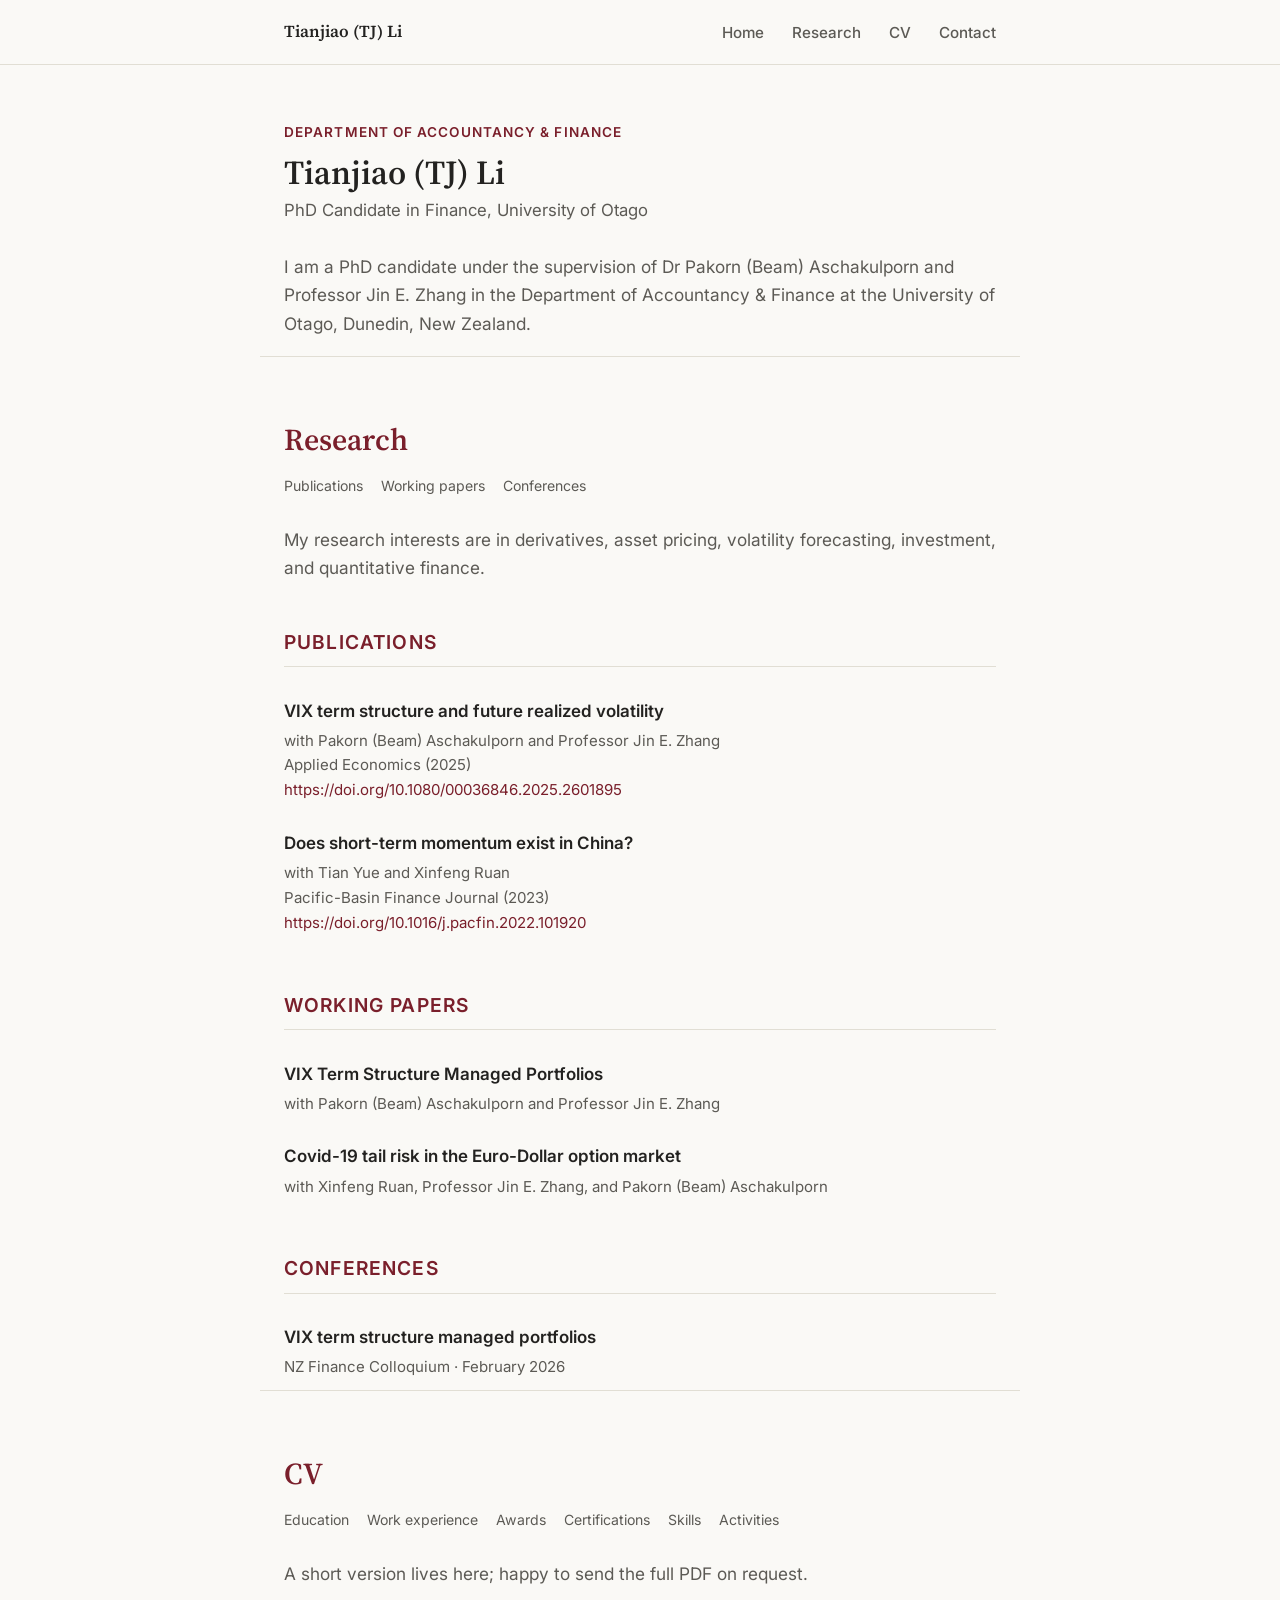
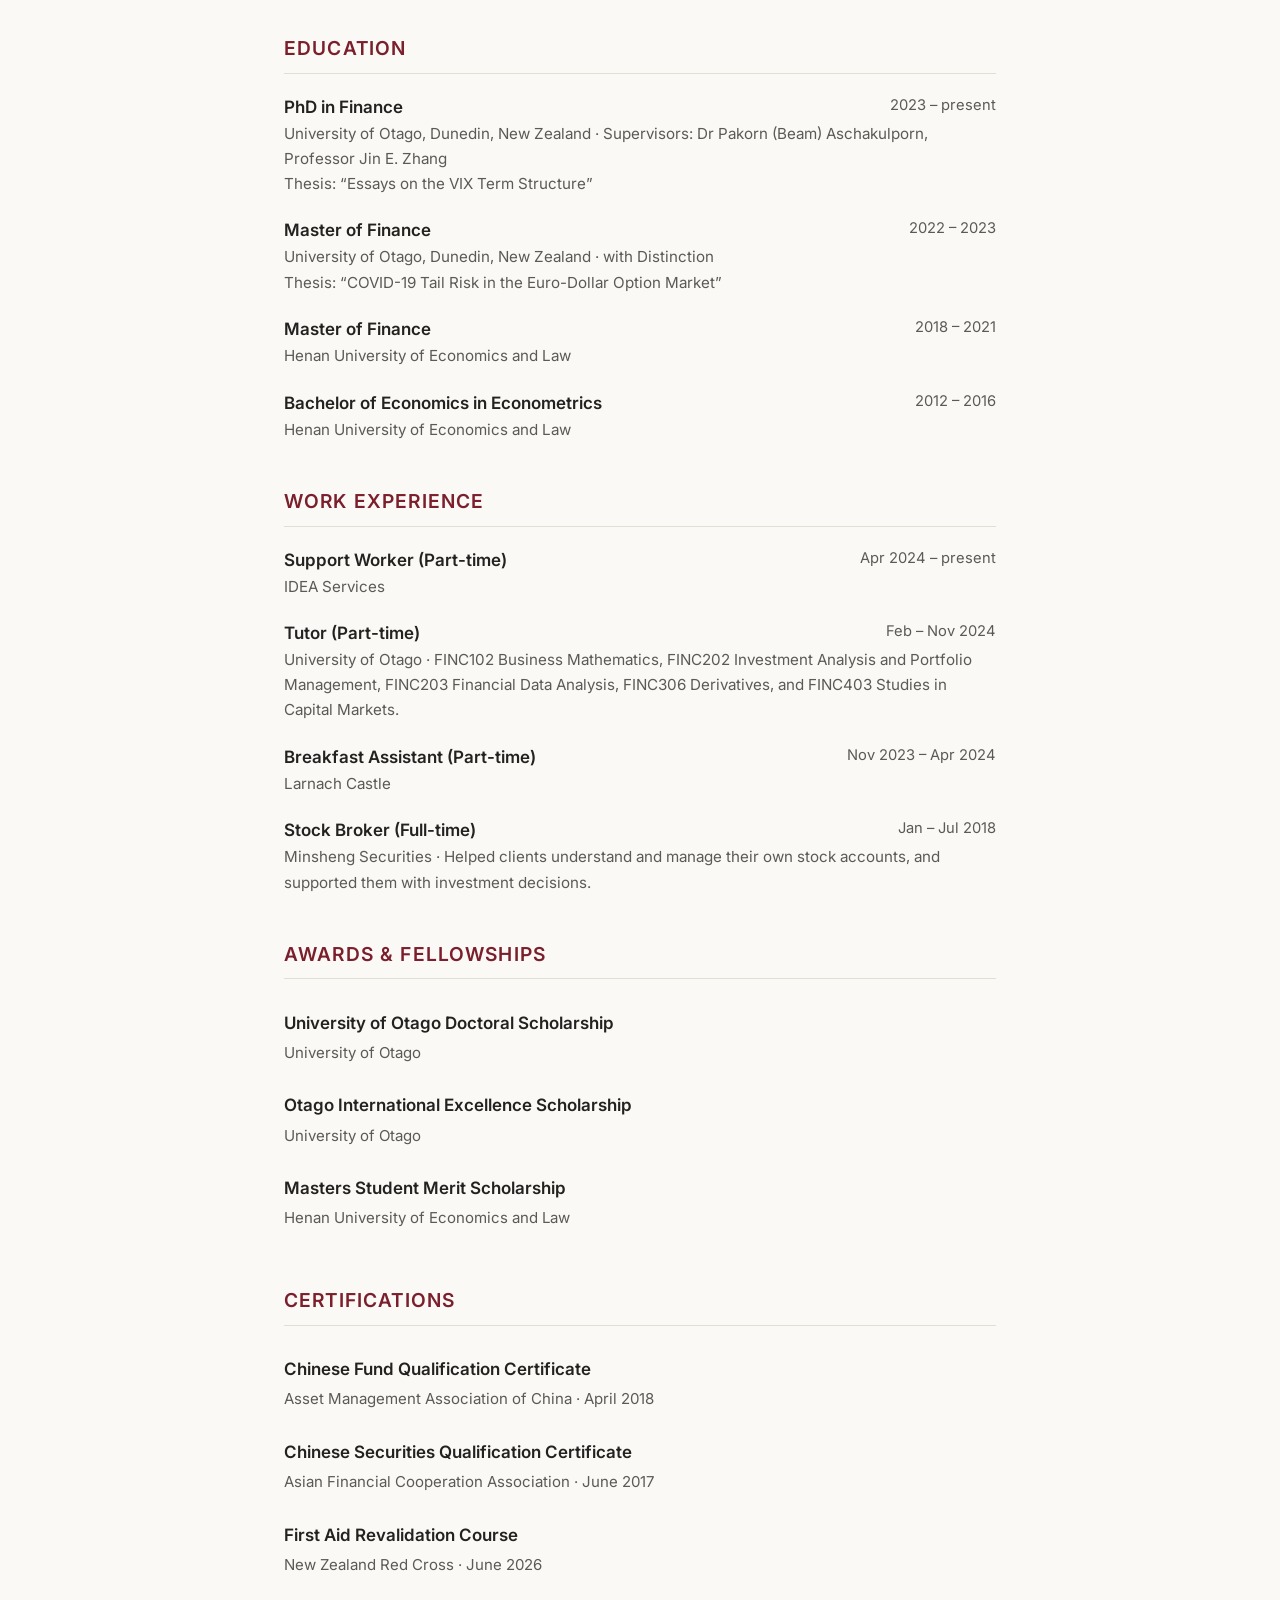
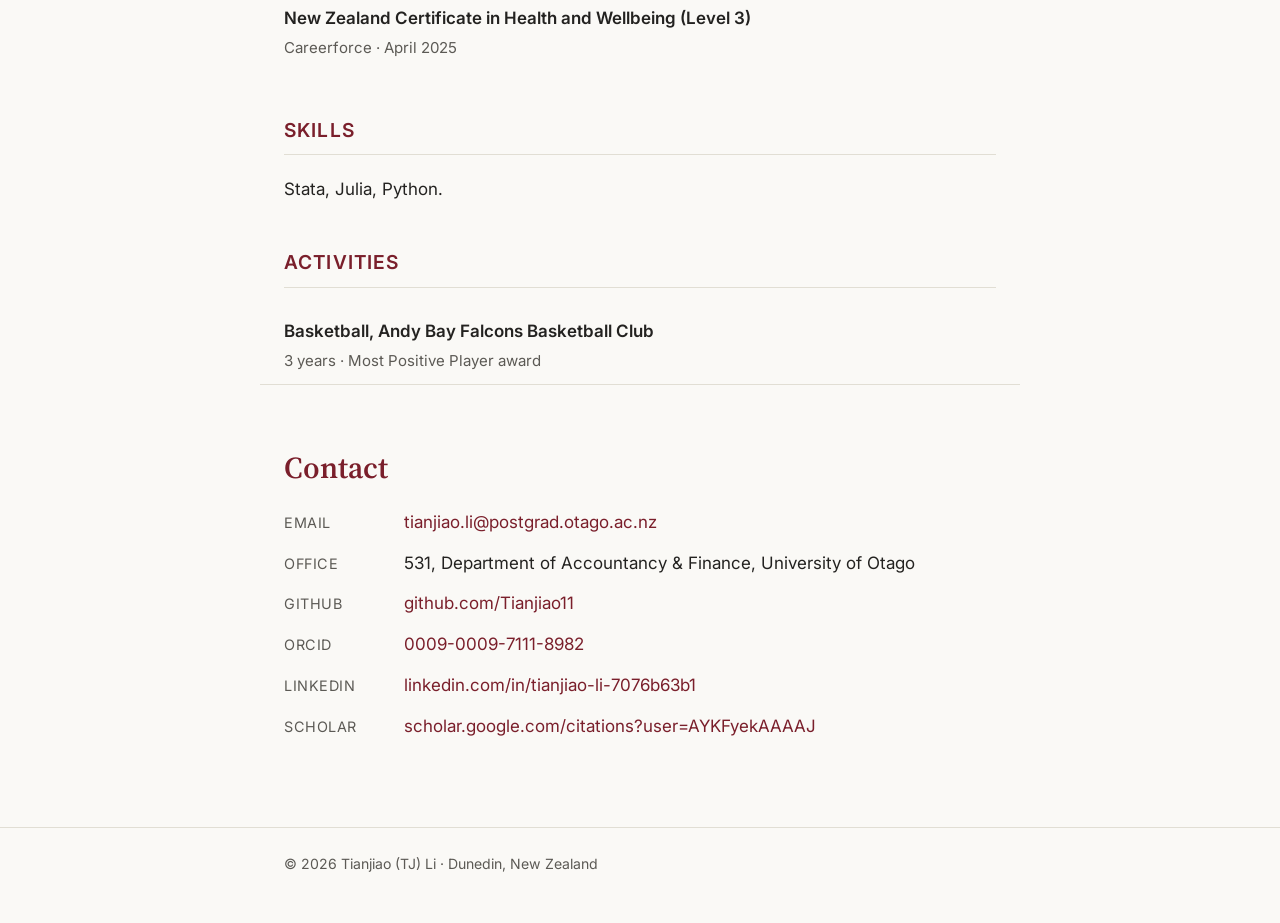
<file: index.html>
<!DOCTYPE html>
<html lang="en">
<head>
<meta charset="UTF-8">
<meta name="viewport" content="width=device-width, initial-scale=1.0">
<title>Tianjiao (TJ) Li</title>
<meta name="description" content="Tianjiao (TJ) Li — PhD candidate in Finance, University of Otago. Research in derivatives and quantitative finance.">
<link rel="icon" href="images/favicon.svg" type="image/svg+xml">
<link rel="alternate icon" href="images/favicon.ico">
<link rel="apple-touch-icon" href="images/apple-touch-icon.png">
<link rel="stylesheet" href="css/style.css">
</head>
<body>

<header class="site-header">
  <div class="nav-inner">
    <a class="site-name" href="#top">Tianjiao (TJ) Li</a>
    <button class="nav-toggle" aria-label="Toggle navigation" aria-expanded="false">☰</button>
    <nav class="primary-nav">
      <ul>
        <li><a href="#top">Home</a></li>
        <li><a href="#research">Research</a></li>
        <li><a href="#cv">CV</a></li>
        <li><a href="#contact">Contact</a></li>
      </ul>
    </nav>
  </div>
</header>

<main>

  <!-- ===================== Home ===================== -->
  <section id="top" class="container">

    <div class="hero hero-no-photo">
      <div class="hero-text">
        <div class="eyebrow">Department of Accountancy &amp; Finance</div>
        <h1>Tianjiao (TJ) Li</h1>
        <div class="role">PhD Candidate in Finance, University of Otago</div>
      </div>
    </div>

    <p class="lede">
      I am a PhD candidate under the supervision of Dr&nbsp;Pakorn (Beam) Aschakulporn and
      Professor Jin&nbsp;E. Zhang in the Department of Accountancy &amp; Finance at the
      University of Otago, Dunedin, New Zealand.
    </p>

  </section>

  <!-- ===================== Research ===================== -->
  <section id="research" class="container">
    <h2 class="section-title">Research</h2>
    <p class="section-jump">
      <a href="#publications">Publications</a>
      <a href="#working-papers">Working papers</a>
      <a href="#presentations">Conferences</a>
    </p>
    <p class="lede">My research interests are in derivatives, asset pricing, volatility forecasting, investment, and quantitative finance.</p>

    <h3 id="publications">Publications</h3>
    <ul class="pub-list">
      <li class="pub">
        <div class="pub-title">VIX term structure and future realized volatility</div>
        <div class="pub-meta">
          with Pakorn (Beam) Aschakulporn and Professor Jin&nbsp;E. Zhang<br>
          Applied Economics (2025)<br>
          <a href="https://doi.org/10.1080/00036846.2025.2601895" target="_blank" rel="noopener">https://doi.org/10.1080/00036846.2025.2601895</a>
        </div>
      </li>
      <li class="pub">
        <div class="pub-title">Does short-term momentum exist in China?</div>
        <div class="pub-meta">
          with Tian Yue and Xinfeng Ruan<br>
          Pacific-Basin Finance Journal (2023)<br>
          <a href="https://doi.org/10.1016/j.pacfin.2022.101920" target="_blank" rel="noopener">https://doi.org/10.1016/j.pacfin.2022.101920</a>
        </div>
      </li>
    </ul>

    <h3 id="working-papers">Working papers</h3>
    <ul class="pub-list">
      <li class="pub">
        <div class="pub-title">VIX Term Structure Managed Portfolios</div>
        <div class="pub-meta">with Pakorn (Beam) Aschakulporn and Professor Jin&nbsp;E. Zhang</div>
      </li>
      <li class="pub">
        <div class="pub-title">Covid-19 tail risk in the Euro-Dollar option market</div>
        <div class="pub-meta">with Xinfeng Ruan, Professor Jin&nbsp;E. Zhang, and Pakorn (Beam) Aschakulporn</div>
      </li>
    </ul>

    <h3 id="presentations">Conferences</h3>
    <ul class="pub-list">
      <li class="pub">
        <div class="pub-title">VIX term structure managed portfolios</div>
        <div class="pub-meta">NZ Finance Colloquium &middot; February 2026</div>
      </li>
    </ul>
  </section>

  <!-- ===================== CV ===================== -->
  <section id="cv" class="container">
    <h2 class="section-title">CV</h2>
    <p class="section-jump">
      <a href="#education">Education</a>
      <a href="#positions">Work experience</a>
      <a href="#awards">Awards</a>
      <a href="#certifications">Certifications</a>
      <a href="#skills">Skills</a>
      <a href="#activities">Activities</a>
    </p>
    <p class="lede">
      A short version lives here; happy to send the full PDF on request.
    </p>

    <h3 id="education">Education</h3>
    <div class="cv-entry">
      <span class="when">2023 – present</span>
      <div class="what">PhD in Finance</div>
      <div class="where">University of Otago, Dunedin, New Zealand &middot; Supervisors: Dr Pakorn (Beam) Aschakulporn, Professor Jin&nbsp;E. Zhang</div>
      <div class="where">Thesis: &ldquo;Essays on the VIX Term Structure&rdquo;</div>
    </div>
    <div class="cv-entry">
      <span class="when">2022 – 2023</span>
      <div class="what">Master of Finance</div>
      <div class="where">University of Otago, Dunedin, New Zealand &middot; with Distinction</div>
      <div class="where">Thesis: &ldquo;COVID-19 Tail Risk in the Euro-Dollar Option Market&rdquo;</div>
    </div>
    <div class="cv-entry">
      <span class="when">2018 – 2021</span>
      <div class="what">Master of Finance</div>
      <div class="where">Henan University of Economics and Law</div>
    </div>
    <div class="cv-entry">
      <span class="when">2012 – 2016</span>
      <div class="what">Bachelor of Economics in Econometrics</div>
      <div class="where">Henan University of Economics and Law</div>
    </div>

    <h3 id="positions">Work experience</h3>
    <div class="cv-entry">
      <span class="when">Apr 2024 – present</span>
      <div class="what">Support Worker (Part-time)</div>
      <div class="where">IDEA Services</div>
    </div>
    <div class="cv-entry">
      <span class="when">Feb – Nov 2024</span>
      <div class="what">Tutor (Part-time)</div>
      <div class="where">University of Otago &middot; FINC102 Business Mathematics, FINC202 Investment Analysis and Portfolio Management, FINC203 Financial Data Analysis, FINC306 Derivatives, and FINC403 Studies in Capital Markets.</div>
    </div>
    <div class="cv-entry">
      <span class="when">Nov 2023 – Apr 2024</span>
      <div class="what">Breakfast Assistant (Part-time)</div>
      <div class="where">Larnach Castle</div>
    </div>
    <div class="cv-entry">
      <span class="when">Jan – Jul 2018</span>
      <div class="what">Stock Broker (Full-time)</div>
      <div class="where">Minsheng Securities &middot; Helped clients understand and manage their own stock accounts, and supported them with investment decisions.</div>
    </div>

    <h3 id="awards">Awards &amp; fellowships</h3>
    <ul class="pub-list">
      <li class="pub">
        <div class="pub-title">University of Otago Doctoral Scholarship</div>
        <div class="pub-meta">University of Otago</div>
      </li>
      <li class="pub">
        <div class="pub-title">Otago International Excellence Scholarship</div>
        <div class="pub-meta">University of Otago</div>
      </li>
      <li class="pub">
        <div class="pub-title">Masters Student Merit Scholarship</div>
        <div class="pub-meta">Henan University of Economics and Law</div>
      </li>
    </ul>

    <h3 id="certifications">Certifications</h3>
    <ul class="pub-list">
      <li class="pub">
        <div class="pub-title">Chinese Fund Qualification Certificate</div>
        <div class="pub-meta">Asset Management Association of China &middot; April 2018</div>
      </li>
      <li class="pub">
        <div class="pub-title">Chinese Securities Qualification Certificate</div>
        <div class="pub-meta">Asian Financial Cooperation Association &middot; June 2017</div>
      </li>
      <li class="pub">
        <div class="pub-title">First Aid Revalidation Course</div>
        <div class="pub-meta">New Zealand Red Cross &middot; June 2026</div>
      </li>
      <li class="pub">
        <div class="pub-title">New Zealand Certificate in Health and Wellbeing (Level 3)</div>
        <div class="pub-meta">Careerforce &middot; April 2025</div>
      </li>
    </ul>

    <h3 id="skills">Skills</h3>
    <p>Stata, Julia, Python.</p>

    <h3 id="activities">Activities</h3>
    <ul class="pub-list">
      <li class="pub">
        <div class="pub-title">Basketball, Andy Bay Falcons Basketball Club</div>
        <div class="pub-meta">3 years &middot; Most Positive Player award</div>
      </li>
    </ul>
  </section>

  <!-- ===================== Contact ===================== -->
  <section id="contact" class="container">
    <h2 class="section-title">Contact</h2>

    <div class="contact-row">
      <span class="contact-label">Email</span>
      <a href="mailto:tianjiao.li@postgrad.otago.ac.nz">tianjiao.li@postgrad.otago.ac.nz</a>
    </div>
    <div class="contact-row">
      <span class="contact-label">Office</span>
      <span>531, Department of Accountancy &amp; Finance, University of Otago</span>
    </div>
    <div class="contact-row">
      <span class="contact-label">GitHub</span>
      <a href="https://github.com/Tianjiao11" target="_blank" rel="noopener">github.com/Tianjiao11</a>
    </div>
    <div class="contact-row">
      <span class="contact-label">ORCID</span>
      <a href="https://orcid.org/0009-0009-7111-8982" target="_blank" rel="noopener">0009-0009-7111-8982</a>
    </div>
    <div class="contact-row">
      <span class="contact-label">LinkedIn</span>
      <a href="https://www.linkedin.com/in/tianjiao-li-7076b63b1" target="_blank" rel="noopener">linkedin.com/in/tianjiao-li-7076b63b1</a>
    </div>
    <div class="contact-row">
      <span class="contact-label">Scholar</span>
      <a href="https://scholar.google.com/citations?user=AYKFyekAAAAJ&hl=en" target="_blank" rel="noopener">scholar.google.com/citations?user=AYKFyekAAAAJ</a>
    </div>
  </section>

</main>

<footer class="site-footer">
  <div class="container">
    &copy; <span id="year"></span> Tianjiao (TJ) Li &middot; Dunedin, New Zealand
  </div>
</footer>

<script src="js/nav.js"></script>
<script>document.getElementById('year').textContent = new Date().getFullYear();</script>
</body>
</html>
</file>
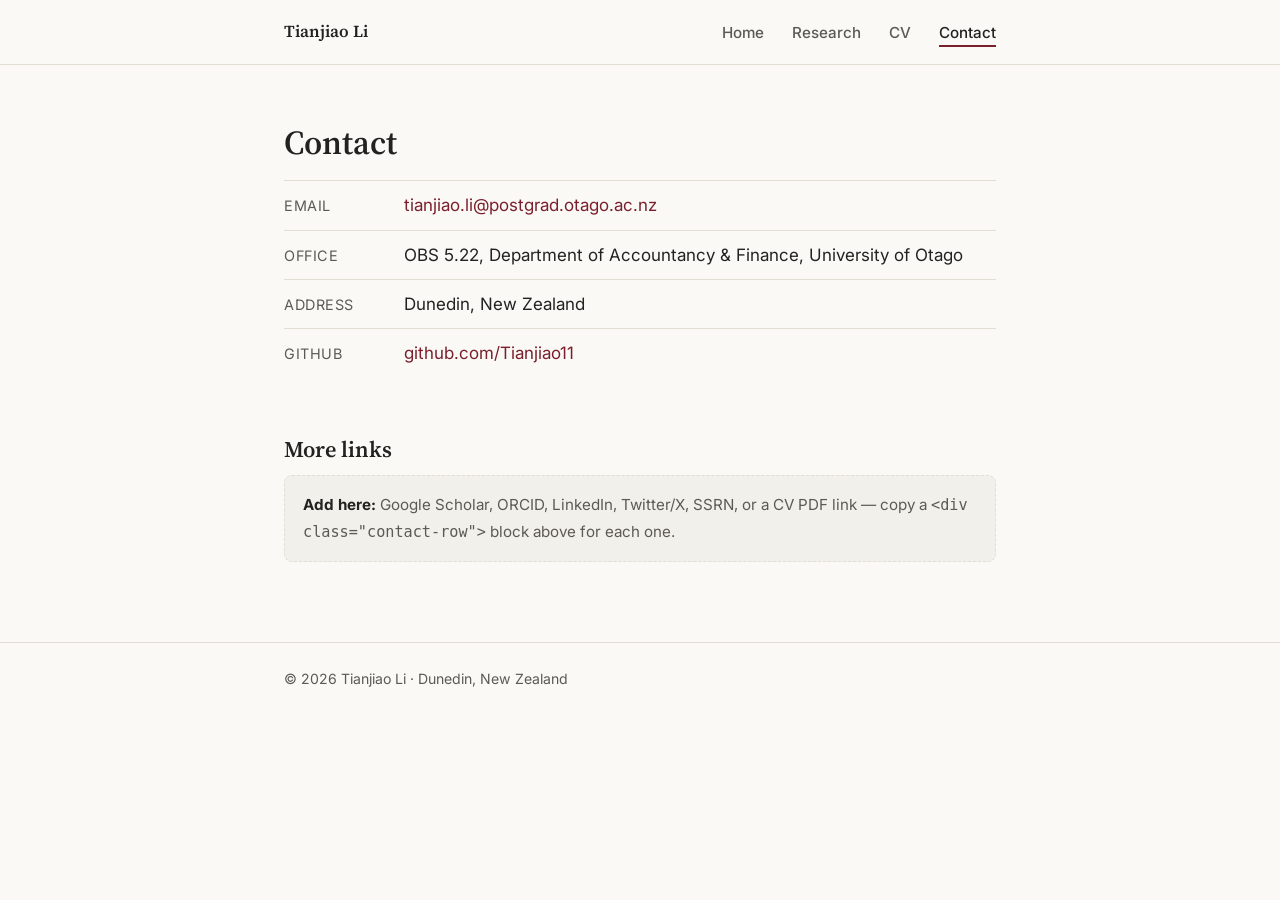
<file: site/contact.html>
<!DOCTYPE html>
<html lang="en">
<head>
<meta charset="UTF-8">
<meta name="viewport" content="width=device-width, initial-scale=1.0">
<title>Contact — Tianjiao Li</title>
<meta name="description" content="Contact details for Tianjiao Li — PhD student in Finance, University of Otago.">
<link rel="icon" href="images/favicon.svg" type="image/svg+xml">
<link rel="alternate icon" href="images/favicon.ico">
<link rel="apple-touch-icon" href="images/apple-touch-icon.png">
<link rel="stylesheet" href="css/style.css">
</head>
<body>

<header class="site-header">
  <div class="nav-inner">
    <a class="site-name" href="index.html">Tianjiao Li</a>
    <button class="nav-toggle" aria-label="Toggle navigation" aria-expanded="false">☰</button>
    <nav class="primary-nav">
      <ul>
        <li><a href="index.html">Home</a></li>
        <li><a href="research.html">Research</a></li>
        <li><a href="cv.html">CV</a></li>
        <li><a href="contact.html" aria-current="page">Contact</a></li>
      </ul>
    </nav>
  </div>
</header>

<main>
  <div class="container">

    <h1>Contact</h1>

    <div class="contact-row">
      <span class="contact-label">Email</span>
      <a href="mailto:tianjiao.li@postgrad.otago.ac.nz">tianjiao.li@postgrad.otago.ac.nz</a>
    </div>
    <div class="contact-row">
      <span class="contact-label">Office</span>
      <span>OBS 5.22, Department of Accountancy &amp; Finance, University of Otago</span>
    </div>
    <div class="contact-row">
      <span class="contact-label">Address</span>
      <span>Dunedin, New Zealand</span>
    </div>
    <div class="contact-row">
      <span class="contact-label">GitHub</span>
      <a href="https://github.com/Tianjiao11" target="_blank" rel="noopener">github.com/Tianjiao11</a>
    </div>

    <h2>More links</h2>
    <div class="placeholder">
      <strong>Add here:</strong> Google Scholar, ORCID, LinkedIn, Twitter/X, SSRN, or a CV PDF
      link — copy a <code>&lt;div class="contact-row"&gt;</code> block above for each one.
    </div>

  </div>
</main>

<footer class="site-footer">
  <div class="container">
    &copy; <span id="year"></span> Tianjiao Li &middot; Dunedin, New Zealand
  </div>
</footer>

<script src="js/nav.js"></script>
<script>document.getElementById('year').textContent = new Date().getFullYear();</script>
</body>
</html>
</file>
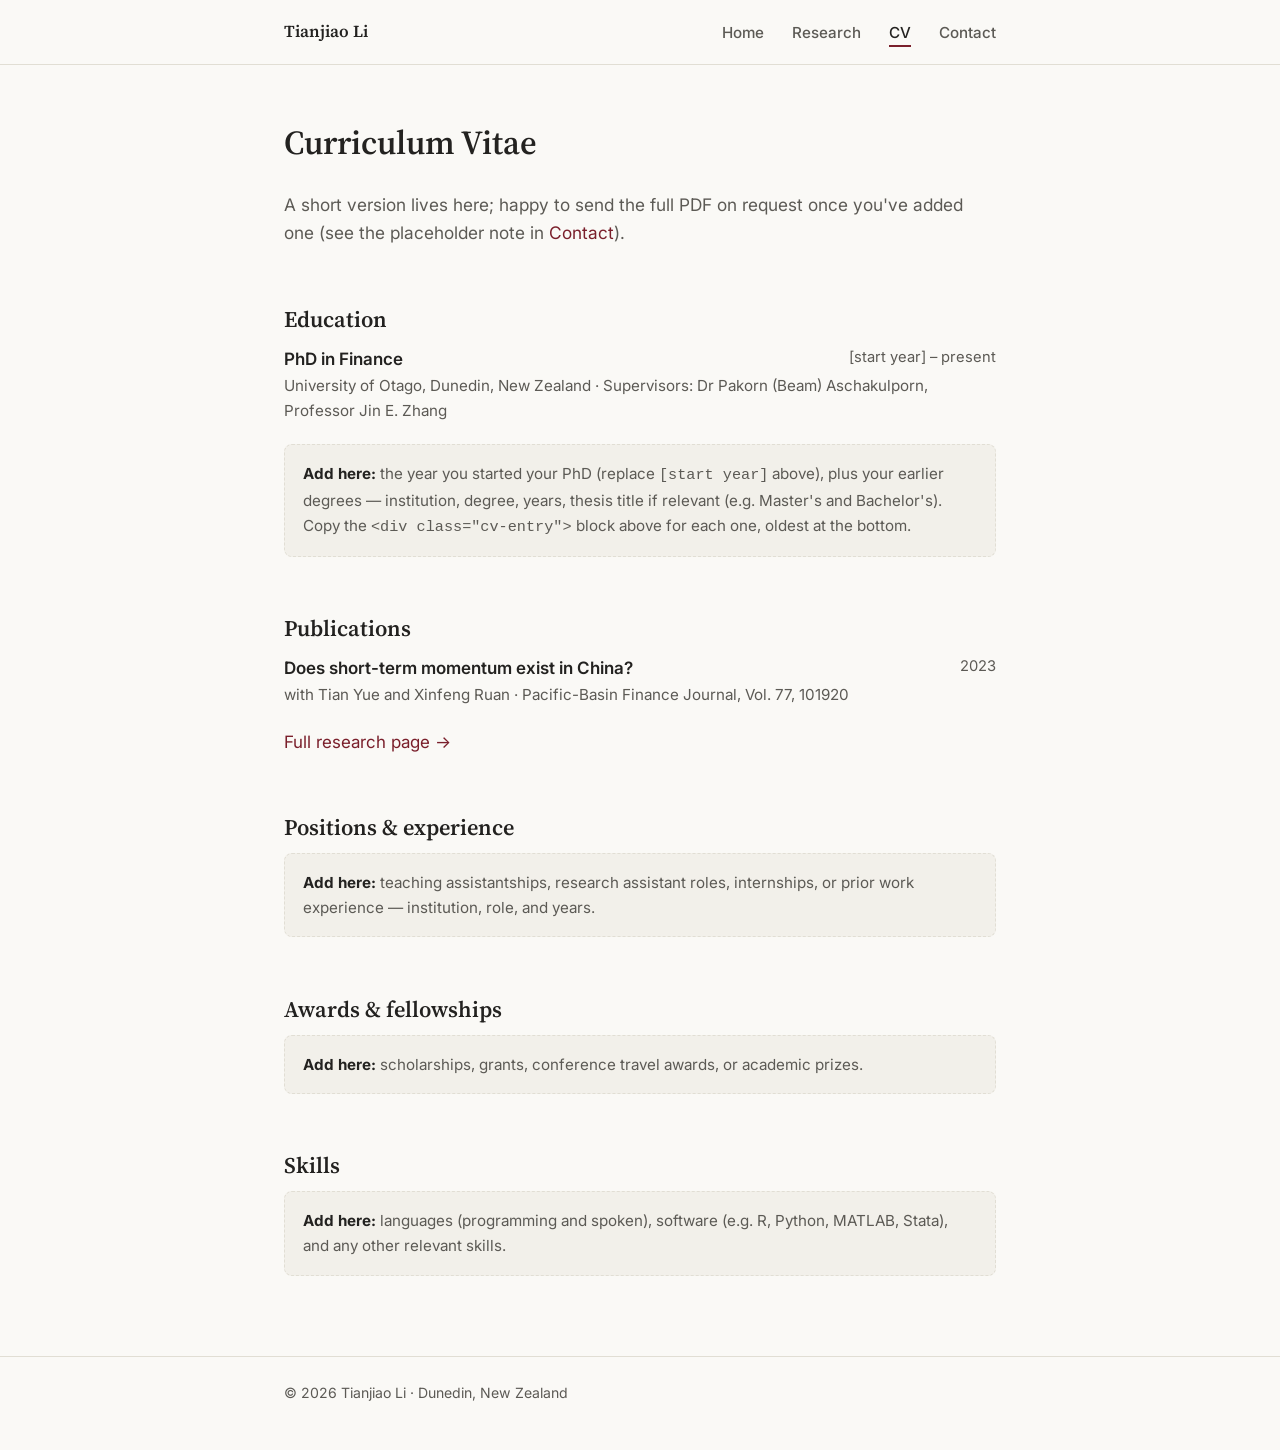
<file: site/cv.html>
<!DOCTYPE html>
<html lang="en">
<head>
<meta charset="UTF-8">
<meta name="viewport" content="width=device-width, initial-scale=1.0">
<title>CV — Tianjiao Li</title>
<meta name="description" content="Curriculum vitae of Tianjiao Li — PhD student in Finance, University of Otago.">
<link rel="icon" href="images/favicon.svg" type="image/svg+xml">
<link rel="alternate icon" href="images/favicon.ico">
<link rel="apple-touch-icon" href="images/apple-touch-icon.png">
<link rel="stylesheet" href="css/style.css">
</head>
<body>

<header class="site-header">
  <div class="nav-inner">
    <a class="site-name" href="index.html">Tianjiao Li</a>
    <button class="nav-toggle" aria-label="Toggle navigation" aria-expanded="false">☰</button>
    <nav class="primary-nav">
      <ul>
        <li><a href="index.html">Home</a></li>
        <li><a href="research.html">Research</a></li>
        <li><a href="cv.html" aria-current="page">CV</a></li>
        <li><a href="contact.html">Contact</a></li>
      </ul>
    </nav>
  </div>
</header>

<main>
  <div class="container">

    <h1>Curriculum Vitae</h1>
    <p class="lede">
      A short version lives here; happy to send the full PDF on request once you've added one
      (see the placeholder note in <a href="contact.html">Contact</a>).
    </p>

    <h2>Education</h2>
    <div class="cv-entry">
      <span class="when">[start year] – present</span>
      <div class="what">PhD in Finance</div>
      <div class="where">University of Otago, Dunedin, New Zealand &middot; Supervisors: Dr Pakorn (Beam) Aschakulporn, Professor Jin&nbsp;E. Zhang</div>
    </div>
    <div class="placeholder">
      <strong>Add here:</strong> the year you started your PhD (replace <code>[start year]</code>
      above), plus your earlier degrees — institution, degree, years, thesis title if relevant
      (e.g. Master's and Bachelor's). Copy the <code>&lt;div class="cv-entry"&gt;</code> block
      above for each one, oldest at the bottom.
    </div>

    <h2>Publications</h2>
    <div class="cv-entry">
      <span class="when">2023</span>
      <div class="what">Does short-term momentum exist in China?</div>
      <div class="where">with Tian Yue and Xinfeng Ruan &middot; Pacific-Basin Finance Journal, Vol. 77, 101920</div>
    </div>
    <p><a href="research.html">Full research page &rarr;</a></p>

    <h2>Positions &amp; experience</h2>
    <div class="placeholder">
      <strong>Add here:</strong> teaching assistantships, research assistant roles, internships,
      or prior work experience — institution, role, and years.
    </div>

    <h2>Awards &amp; fellowships</h2>
    <div class="placeholder">
      <strong>Add here:</strong> scholarships, grants, conference travel awards, or academic prizes.
    </div>

    <h2>Skills</h2>
    <div class="placeholder">
      <strong>Add here:</strong> languages (programming and spoken), software (e.g. R, Python,
      MATLAB, Stata), and any other relevant skills.
    </div>

  </div>
</main>

<footer class="site-footer">
  <div class="container">
    &copy; <span id="year"></span> Tianjiao Li &middot; Dunedin, New Zealand
  </div>
</footer>

<script src="js/nav.js"></script>
<script>document.getElementById('year').textContent = new Date().getFullYear();</script>
</body>
</html>
</file>
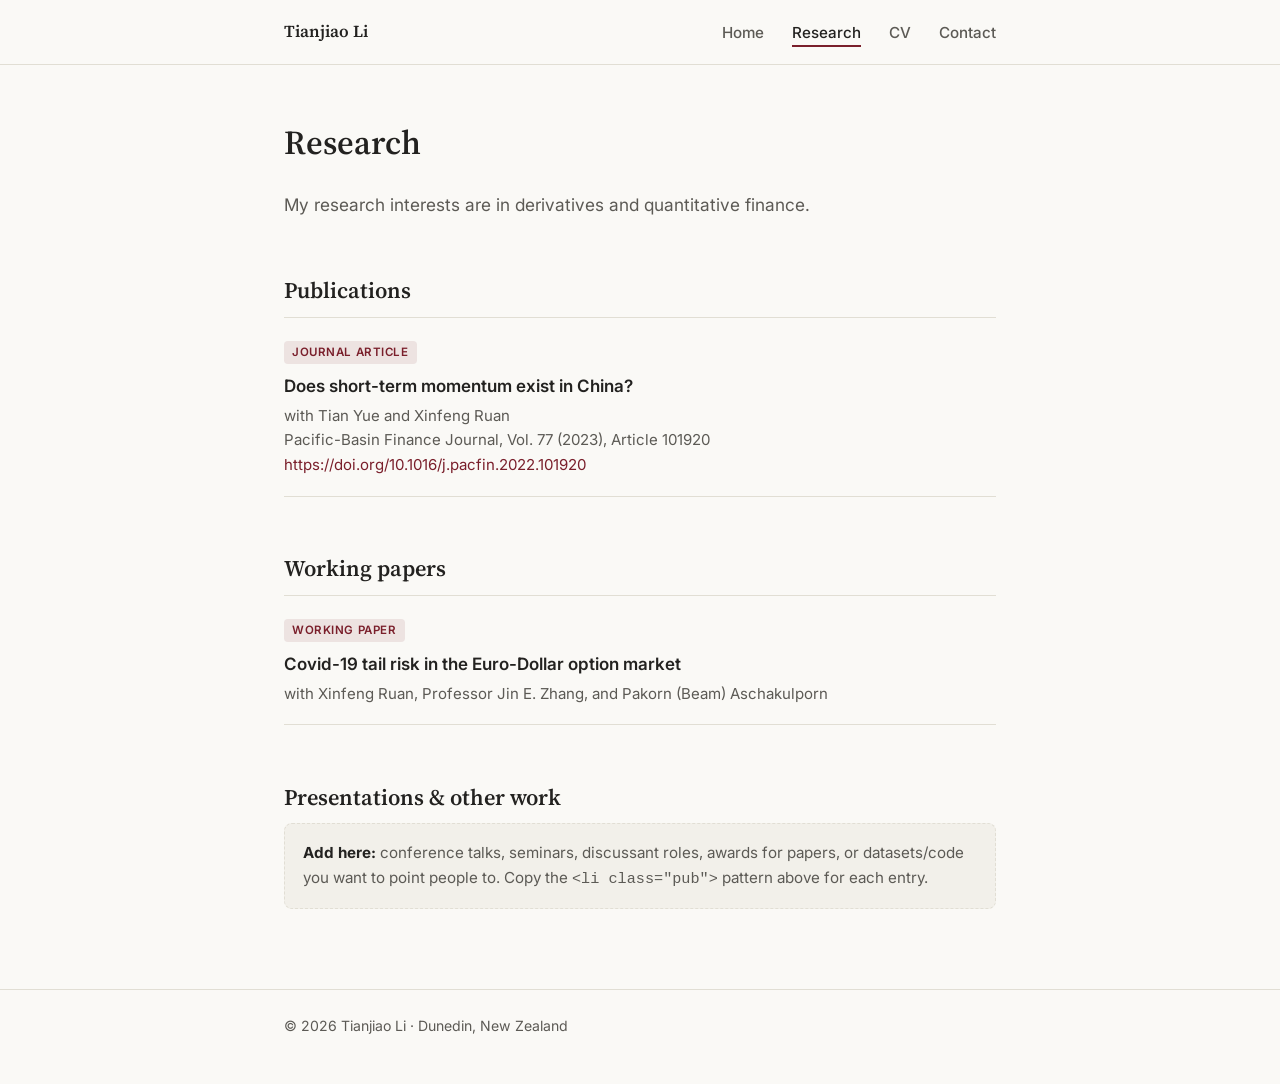
<file: site/research.html>
<!DOCTYPE html>
<html lang="en">
<head>
<meta charset="UTF-8">
<meta name="viewport" content="width=device-width, initial-scale=1.0">
<title>Research — Tianjiao Li</title>
<meta name="description" content="Research by Tianjiao Li: publications and working papers in derivatives and quantitative finance.">
<link rel="icon" href="images/favicon.svg" type="image/svg+xml">
<link rel="alternate icon" href="images/favicon.ico">
<link rel="apple-touch-icon" href="images/apple-touch-icon.png">
<link rel="stylesheet" href="css/style.css">
</head>
<body>

<header class="site-header">
  <div class="nav-inner">
    <a class="site-name" href="index.html">Tianjiao Li</a>
    <button class="nav-toggle" aria-label="Toggle navigation" aria-expanded="false">☰</button>
    <nav class="primary-nav">
      <ul>
        <li><a href="index.html">Home</a></li>
        <li><a href="research.html" aria-current="page">Research</a></li>
        <li><a href="cv.html">CV</a></li>
        <li><a href="contact.html">Contact</a></li>
      </ul>
    </nav>
  </div>
</header>

<main>
  <div class="container">

    <h1>Research</h1>
    <p class="lede">My research interests are in derivatives and quantitative finance.</p>

    <h2>Publications</h2>
    <ul class="pub-list">
      <li class="pub">
        <span class="pub-tag">Journal article</span>
        <div class="pub-title">Does short-term momentum exist in China?</div>
        <div class="pub-meta">
          with Tian Yue and Xinfeng Ruan<br>
          Pacific-Basin Finance Journal, Vol. 77 (2023), Article 101920<br>
          <a href="https://doi.org/10.1016/j.pacfin.2022.101920" target="_blank" rel="noopener">https://doi.org/10.1016/j.pacfin.2022.101920</a>
        </div>
      </li>
    </ul>

    <h2>Working papers</h2>
    <ul class="pub-list">
      <li class="pub">
        <span class="pub-tag">Working paper</span>
        <div class="pub-title">Covid-19 tail risk in the Euro-Dollar option market</div>
        <div class="pub-meta">with Xinfeng Ruan, Professor Jin&nbsp;E. Zhang, and Pakorn (Beam) Aschakulporn</div>
      </li>
    </ul>

    <h2>Presentations &amp; other work</h2>
    <div class="placeholder">
      <strong>Add here:</strong> conference talks, seminars, discussant roles, awards for papers,
      or datasets/code you want to point people to. Copy the <code>&lt;li class="pub"&gt;</code>
      pattern above for each entry.
    </div>

  </div>
</main>

<footer class="site-footer">
  <div class="container">
    &copy; <span id="year"></span> Tianjiao Li &middot; Dunedin, New Zealand
  </div>
</footer>

<script src="js/nav.js"></script>
<script>document.getElementById('year').textContent = new Date().getFullYear();</script>
</body>
</html>
</file>
<file: css/style.css>
/* ===========================================================
   Tianjiao Li — personal site
   Minimal academic theme
   =========================================================== */

@import url('https://fonts.googleapis.com/css2?family=Source+Serif+4:ital,opsz,wght@0,8..60,400;0,8..60,500;0,8..60,600;1,8..60,400&family=Inter:wght@400;500;600&display=swap');

:root {
  --bg: #faf9f6;
  --bg-alt: #f2f0ea;
  --text: #232220;
  --text-muted: #5c5a55;
  --border: #e1ded4;
  --accent: #7a1f2b;       /* deep oxblood accent */
  --accent-soft: #7a1f2b1a;
  --serif: 'Source Serif 4', Georgia, 'Times New Roman', serif;
  --sans: 'Inter', -apple-system, BlinkMacSystemFont, 'Segoe UI', sans-serif;
  --max-width: 760px;
}

@media (prefers-color-scheme: dark) {
  :root {
    --bg: #171614;
    --bg-alt: #1f1e1b;
    --text: #ece9e2;
    --text-muted: #a8a49a;
    --border: #34322c;
    --accent: #d98a92;
    --accent-soft: #d98a9224;
  }
}

* { box-sizing: border-box; }

html { scroll-behavior: smooth; }

body {
  margin: 0;
  background: var(--bg);
  color: var(--text);
  font-family: var(--sans);
  font-size: 17px;
  line-height: 1.65;
  -webkit-font-smoothing: antialiased;
}

h1, h2 {
  font-family: var(--serif);
  font-weight: 600;
  line-height: 1.25;
  color: var(--text);
  margin: 0 0 0.5em;
}

h1 { font-size: 2.1rem; }
h2 { font-size: 1.9rem; color: var(--accent); margin-top: 2.6em; }

h3 {
  font-family: var(--sans);
  font-size: 1.2rem;
  font-weight: 600;
  text-transform: uppercase;
  letter-spacing: 0.06em;
  color: var(--accent);
  margin: 2.3em 0 1em;
  padding-bottom: 8px;
  border-bottom: 1px solid var(--border);
  scroll-margin-top: 84px;
}
h2 + h3 { margin-top: 1.6em; }

p { margin: 0 0 1em; }

a {
  color: var(--accent);
  text-decoration: none;
  border-bottom: 1px solid transparent;
}
a:hover { border-bottom-color: currentColor; }

.container {
  max-width: var(--max-width);
  margin: 0 auto;
  padding: 0 24px;
}

/* ---------- Header / nav ---------- */

header.site-header {
  border-bottom: 1px solid var(--border);
  background: var(--bg);
  position: sticky;
  top: 0;
  z-index: 10;
}

.nav-inner {
  max-width: var(--max-width);
  margin: 0 auto;
  padding: 18px 24px;
  display: flex;
  align-items: center;
  justify-content: space-between;
}

.site-name {
  font-family: var(--serif);
  font-weight: 600;
  font-size: 1.05rem;
  color: var(--text);
  border-bottom: none;
}
.site-name:hover { color: var(--accent); }

nav.primary-nav ul {
  list-style: none;
  display: flex;
  gap: 28px;
  margin: 0;
  padding: 0;
}

nav.primary-nav a {
  color: var(--text-muted);
  font-size: 0.95rem;
  font-weight: 500;
  border-bottom: 2px solid transparent;
  padding-bottom: 3px;
}

nav.primary-nav a:hover,
nav.primary-nav a[aria-current="page"] {
  color: var(--text);
  border-bottom-color: var(--accent);
}

.nav-toggle {
  display: none;
  background: none;
  border: 1px solid var(--border);
  border-radius: 6px;
  width: 38px;
  height: 34px;
  cursor: pointer;
  color: var(--text);
}

@media (max-width: 620px) {
  nav.primary-nav {
    display: none;
    width: 100%;
    border-top: 1px solid var(--border);
    margin-top: 14px;
  }
  nav.primary-nav.open { display: block; }
  nav.primary-nav ul {
    flex-direction: column;
    gap: 0;
    padding-top: 6px;
  }
  nav.primary-nav li { padding: 10px 0; border-bottom: 1px solid var(--border); }
  nav.primary-nav li:last-child { border-bottom: none; }
  .nav-inner { flex-wrap: wrap; }
  .nav-toggle { display: block; }
}

/* ---------- Main / hero ---------- */

main { padding-bottom: 40px; }

main section.container {
  padding-top: 64px;
  scroll-margin-top: 84px;
}
main section.container:first-of-type {
  padding-top: 56px;
  scroll-margin-top: 0;
}
main section.container + section.container {
  border-top: 1px solid var(--border);
}

.section-title { margin-top: 0; }

.hero {
  display: flex;
  gap: 32px;
  align-items: center;
  margin-bottom: 8px;
}

.hero-photo {
  flex: 0 0 auto;
  width: 128px;
  height: 128px;
  border-radius: 50%;
  object-fit: cover;
  border: 1px solid var(--border);
  background: var(--bg-alt);
}

.hero-text .eyebrow {
  font-size: 0.85rem;
  text-transform: uppercase;
  letter-spacing: 0.08em;
  color: var(--accent);
  font-weight: 600;
  margin-bottom: 8px;
}

.hero-text h1 { margin-bottom: 4px; }
.hero-text .role { color: var(--text-muted); font-size: 1.05rem; }

@media (max-width: 520px) {
  .hero { flex-direction: column; align-items: flex-start; text-align: left; }
}

.lede { font-size: 1.08rem; color: var(--text-muted); margin-top: 1.6em; }

.section-jump {
  display: flex;
  flex-wrap: wrap;
  gap: 6px 18px;
  margin: 0 0 0.5em;
  font-size: 0.88rem;
}
.section-jump a {
  color: var(--text-muted);
  border-bottom: 1px solid transparent;
}
.section-jump a:hover { color: var(--accent); border-bottom-color: currentColor; }

/* ---------- Cards / lists ---------- */

.pub-list, .link-list { list-style: none; margin: 0; padding: 0; }

.pub { padding: 10px 0; }
.pub + .pub { margin-top: 6px; }

.pub-title { font-weight: 600; margin-bottom: 4px; }
.pub-meta { color: var(--text-muted); font-size: 0.94rem; }
.pub-tag {
  display: inline-block;
  font-size: 0.72rem;
  text-transform: uppercase;
  letter-spacing: 0.05em;
  font-weight: 600;
  color: var(--accent);
  background: var(--accent-soft);
  border-radius: 4px;
  padding: 2px 8px;
  margin-bottom: 8px;
}

.card-grid {
  display: grid;
  grid-template-columns: repeat(auto-fit, minmax(200px, 1fr));
  gap: 16px;
  margin-top: 1.4em;
}

.card {
  border: 1px solid var(--border);
  border-radius: 8px;
  padding: 18px;
  background: var(--bg-alt);
}
.card h3 {
  font-family: var(--serif);
  font-size: 1.1rem;
  font-weight: 600;
  text-transform: none;
  letter-spacing: normal;
  color: var(--text);
  margin: 0;
  padding-bottom: 0;
  border-bottom: none;
}

.placeholder {
  border: 1px dashed var(--border);
  border-radius: 8px;
  padding: 16px 18px;
  color: var(--text-muted);
  font-size: 0.95rem;
  background: var(--bg-alt);
}
.placeholder strong { color: var(--text); }

/* ---------- CV sections ---------- */

.cv-entry { margin-bottom: 1.2em; }
.cv-entry .when {
  float: right;
  color: var(--text-muted);
  font-size: 0.92rem;
}
.cv-entry .what { font-weight: 600; }
.cv-entry .where { color: var(--text-muted); font-size: 0.95rem; }

/* ---------- Contact ---------- */

.contact-row {
  display: flex;
  align-items: baseline;
  gap: 10px;
  padding: 6px 0;
}
.contact-label {
  flex: 0 0 110px;
  color: var(--text-muted);
  font-size: 0.9rem;
  text-transform: uppercase;
  letter-spacing: 0.04em;
}

/* ---------- Footer ---------- */

footer.site-footer {
  border-top: 1px solid var(--border);
  margin-top: 40px;
  padding: 24px 0 48px;
  color: var(--text-muted);
  font-size: 0.88rem;
}
</file>
<file: site/css/style.css>
/* ===========================================================
   Tianjiao Li — personal site
   Minimal academic theme
   =========================================================== */

@import url('https://fonts.googleapis.com/css2?family=Source+Serif+4:ital,opsz,wght@0,8..60,400;0,8..60,500;0,8..60,600;1,8..60,400&family=Inter:wght@400;500;600&display=swap');

:root {
  --bg: #faf9f6;
  --bg-alt: #f2f0ea;
  --text: #232220;
  --text-muted: #5c5a55;
  --border: #e1ded4;
  --accent: #7a1f2b;       /* deep oxblood accent */
  --accent-soft: #7a1f2b1a;
  --serif: 'Source Serif 4', Georgia, 'Times New Roman', serif;
  --sans: 'Inter', -apple-system, BlinkMacSystemFont, 'Segoe UI', sans-serif;
  --max-width: 760px;
}

@media (prefers-color-scheme: dark) {
  :root {
    --bg: #171614;
    --bg-alt: #1f1e1b;
    --text: #ece9e2;
    --text-muted: #a8a49a;
    --border: #34322c;
    --accent: #d98a92;
    --accent-soft: #d98a9224;
  }
}

* { box-sizing: border-box; }

html { scroll-behavior: smooth; }

body {
  margin: 0;
  background: var(--bg);
  color: var(--text);
  font-family: var(--sans);
  font-size: 17px;
  line-height: 1.65;
  -webkit-font-smoothing: antialiased;
}

h1, h2, h3 {
  font-family: var(--serif);
  font-weight: 600;
  line-height: 1.25;
  color: var(--text);
  margin: 0 0 0.5em;
}

h1 { font-size: 2.1rem; }
h2 { font-size: 1.4rem; margin-top: 2.6em; }
h3 { font-size: 1.1rem; font-weight: 500; margin-top: 1.6em; }

p { margin: 0 0 1em; }

a {
  color: var(--accent);
  text-decoration: none;
  border-bottom: 1px solid transparent;
}
a:hover { border-bottom-color: currentColor; }

.container {
  max-width: var(--max-width);
  margin: 0 auto;
  padding: 0 24px;
}

/* ---------- Header / nav ---------- */

header.site-header {
  border-bottom: 1px solid var(--border);
  background: var(--bg);
  position: sticky;
  top: 0;
  z-index: 10;
}

.nav-inner {
  max-width: var(--max-width);
  margin: 0 auto;
  padding: 18px 24px;
  display: flex;
  align-items: center;
  justify-content: space-between;
}

.site-name {
  font-family: var(--serif);
  font-weight: 600;
  font-size: 1.05rem;
  color: var(--text);
  border-bottom: none;
}
.site-name:hover { color: var(--accent); }

nav.primary-nav ul {
  list-style: none;
  display: flex;
  gap: 28px;
  margin: 0;
  padding: 0;
}

nav.primary-nav a {
  color: var(--text-muted);
  font-size: 0.95rem;
  font-weight: 500;
  border-bottom: 2px solid transparent;
  padding-bottom: 3px;
}

nav.primary-nav a:hover,
nav.primary-nav a[aria-current="page"] {
  color: var(--text);
  border-bottom-color: var(--accent);
}

.nav-toggle {
  display: none;
  background: none;
  border: 1px solid var(--border);
  border-radius: 6px;
  width: 38px;
  height: 34px;
  cursor: pointer;
  color: var(--text);
}

@media (max-width: 620px) {
  nav.primary-nav {
    display: none;
    width: 100%;
    border-top: 1px solid var(--border);
    margin-top: 14px;
  }
  nav.primary-nav.open { display: block; }
  nav.primary-nav ul {
    flex-direction: column;
    gap: 0;
    padding-top: 6px;
  }
  nav.primary-nav li { padding: 10px 0; border-bottom: 1px solid var(--border); }
  nav.primary-nav li:last-child { border-bottom: none; }
  .nav-inner { flex-wrap: wrap; }
  .nav-toggle { display: block; }
}

/* ---------- Main / hero ---------- */

main { padding: 56px 0 40px; }

.hero {
  display: flex;
  gap: 32px;
  align-items: center;
  margin-bottom: 8px;
}

.hero-photo {
  flex: 0 0 auto;
  width: 128px;
  height: 128px;
  border-radius: 50%;
  object-fit: cover;
  border: 1px solid var(--border);
  background: var(--bg-alt);
}

.hero-text .eyebrow {
  font-size: 0.85rem;
  text-transform: uppercase;
  letter-spacing: 0.08em;
  color: var(--accent);
  font-weight: 600;
  margin-bottom: 8px;
}

.hero-text h1 { margin-bottom: 4px; }
.hero-text .role { color: var(--text-muted); font-size: 1.05rem; }

@media (max-width: 520px) {
  .hero { flex-direction: column; align-items: flex-start; text-align: left; }
}

.lede { font-size: 1.08rem; color: var(--text-muted); margin-top: 1.6em; }

/* ---------- Cards / lists ---------- */

.pub-list, .link-list { list-style: none; margin: 0; padding: 0; }

.pub {
  padding: 18px 0;
  border-top: 1px solid var(--border);
}
.pub:last-child { border-bottom: 1px solid var(--border); }

.pub-title { font-weight: 600; margin-bottom: 4px; }
.pub-meta { color: var(--text-muted); font-size: 0.94rem; }
.pub-tag {
  display: inline-block;
  font-size: 0.72rem;
  text-transform: uppercase;
  letter-spacing: 0.05em;
  font-weight: 600;
  color: var(--accent);
  background: var(--accent-soft);
  border-radius: 4px;
  padding: 2px 8px;
  margin-bottom: 8px;
}

.card-grid {
  display: grid;
  grid-template-columns: repeat(auto-fit, minmax(200px, 1fr));
  gap: 16px;
  margin-top: 1.4em;
}

.card {
  border: 1px solid var(--border);
  border-radius: 8px;
  padding: 18px;
  background: var(--bg-alt);
}
.card h3 { margin-top: 0; }

.placeholder {
  border: 1px dashed var(--border);
  border-radius: 8px;
  padding: 16px 18px;
  color: var(--text-muted);
  font-size: 0.95rem;
  background: var(--bg-alt);
}
.placeholder strong { color: var(--text); }

/* ---------- CV sections ---------- */

.cv-entry { margin-bottom: 1.2em; }
.cv-entry .when {
  float: right;
  color: var(--text-muted);
  font-size: 0.92rem;
}
.cv-entry .what { font-weight: 600; }
.cv-entry .where { color: var(--text-muted); font-size: 0.95rem; }

/* ---------- Contact ---------- */

.contact-row {
  display: flex;
  align-items: baseline;
  gap: 10px;
  padding: 10px 0;
  border-top: 1px solid var(--border);
}
.contact-row:last-child { border-bottom: 1px solid var(--border); }
.contact-label {
  flex: 0 0 110px;
  color: var(--text-muted);
  font-size: 0.9rem;
  text-transform: uppercase;
  letter-spacing: 0.04em;
}

/* ---------- Footer ---------- */

footer.site-footer {
  border-top: 1px solid var(--border);
  margin-top: 40px;
  padding: 24px 0 48px;
  color: var(--text-muted);
  font-size: 0.88rem;
}
</file>
